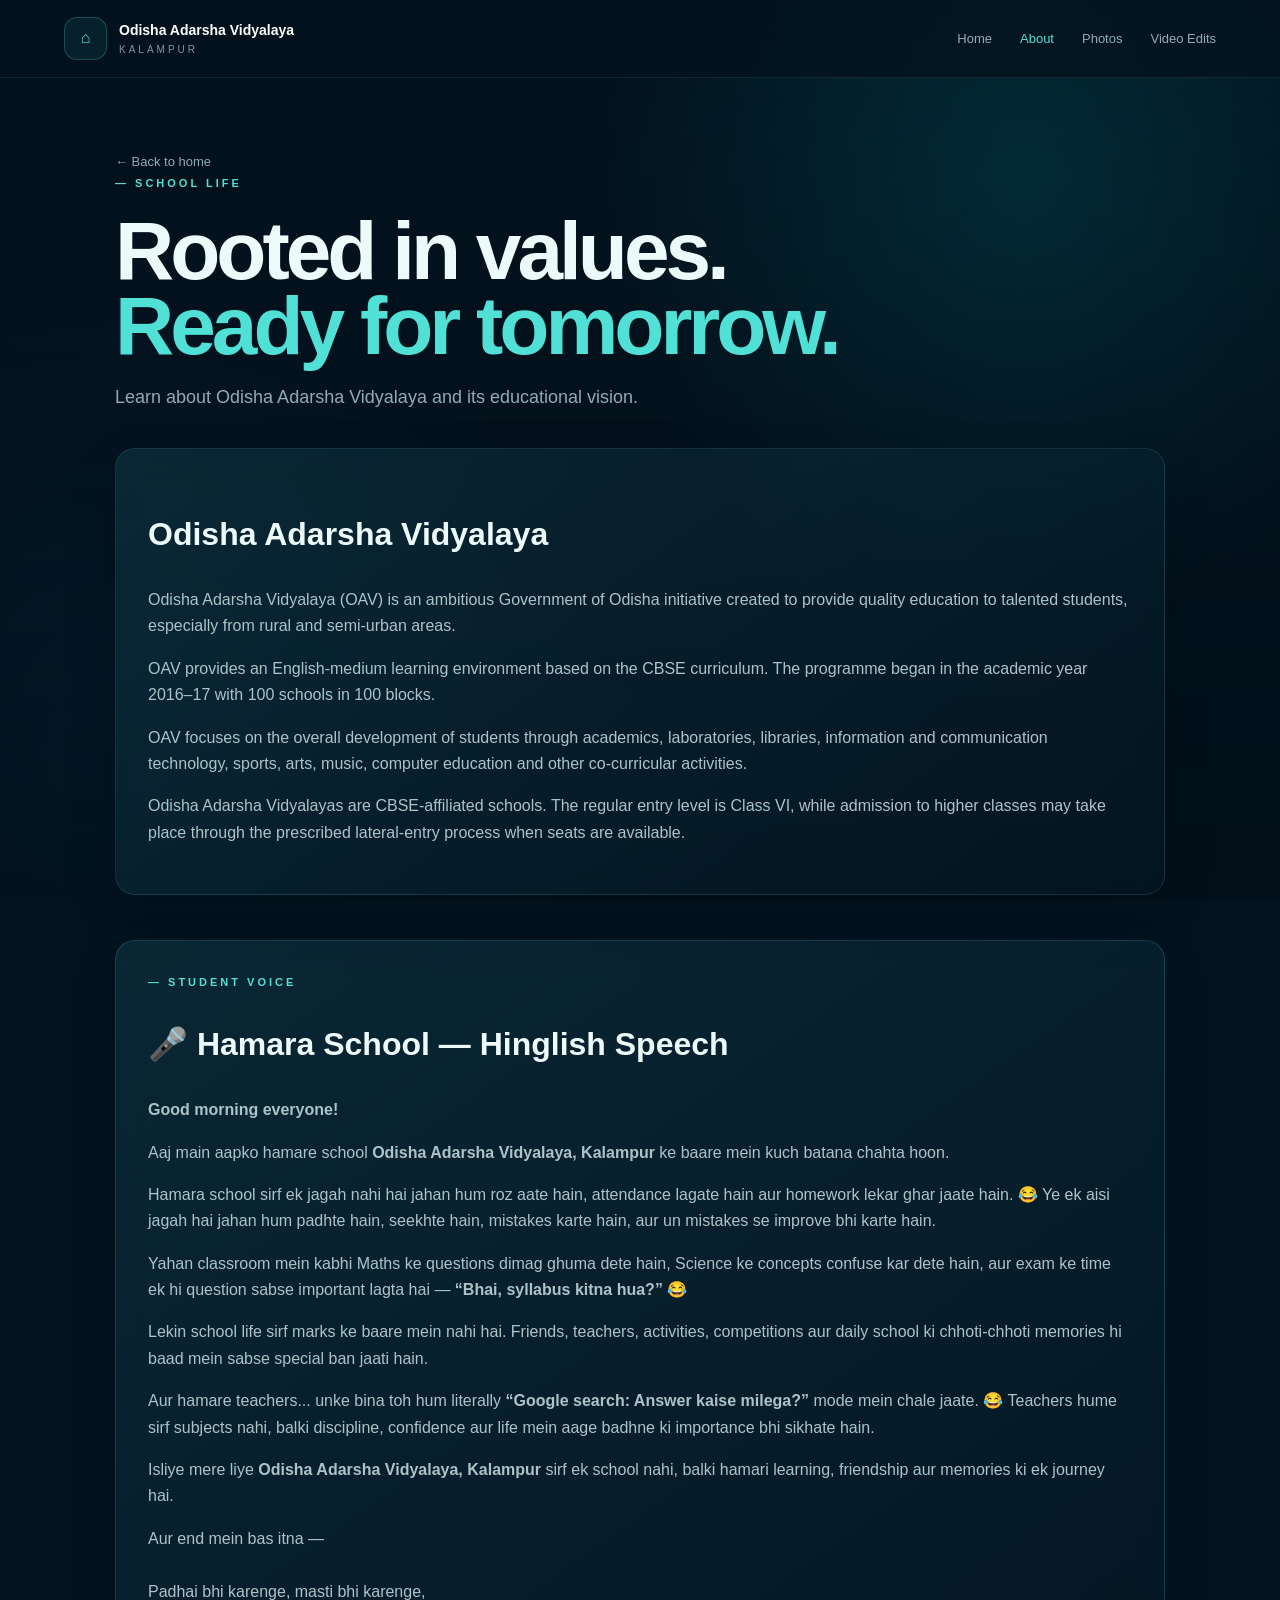
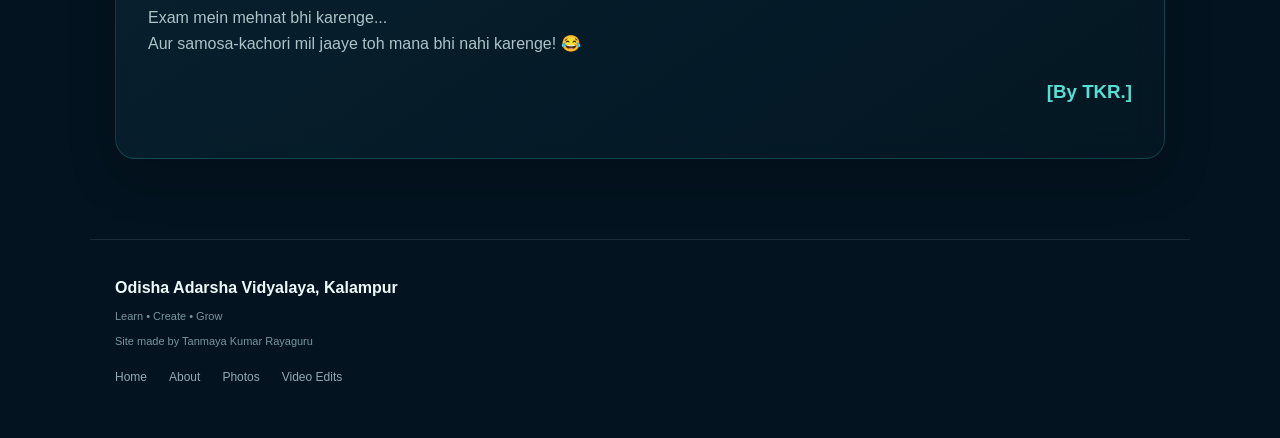
<file: about.html>
<!DOCTYPE html>
<html lang="en">
<head>
  <meta charset="UTF-8">
  <meta name="viewport" content="width=device-width, initial-scale=1.0">
  <title>About School | OAV Kalampur</title>
  <link rel="stylesheet" href="style.css">
</head>

<body>

  <header class="navbar">

    <a href="index.html" class="brand">
      <div class="brand-icon">⌂</div>

      <div>
        <strong>Odisha Adarsha Vidyalaya</strong>
        <span>KALAMPUR</span>
      </div>
    </a>

    <button class="menu-btn" id="menuBtn">☰</button>

    <nav id="navMenu">
      <a href="index.html">Home</a>
      <a class="active" href="about.html">About</a>
      <a href="photos.html">Photos</a>
      <a href="videos.html">Video Edits</a>
    </nav>

  </header>


  <main class="page">

    <a href="index.html" class="back">
      ← Back to home
    </a>


    <div class="section-label">
      — SCHOOL LIFE
    </div>

    <h1 class="page-title">
      Rooted in values.<br>
      <span>Ready for tomorrow.</span>
    </h1>

    <p class="page-intro">
      Learn about Odisha Adarsha Vidyalaya and its educational vision.
    </p>


    <!-- ABOUT -->
    <section class="glass-box">

      <h2>Odisha Adarsha Vidyalaya</h2>

      <p>
        Odisha Adarsha Vidyalaya (OAV) is an ambitious Government
        of Odisha initiative created to provide quality education
        to talented students, especially from rural and semi-urban
        areas.
      </p>

      <p>
        OAV provides an English-medium learning environment based
        on the CBSE curriculum. The programme began in the academic
        year 2016–17 with 100 schools in 100 blocks.
      </p>

      <p>
        OAV focuses on the overall development of students through
        academics, laboratories, libraries, information and
        communication technology, sports, arts, music, computer
        education and other co-curricular activities.
      </p>

      <p>
        Odisha Adarsha Vidyalayas are CBSE-affiliated schools.
        The regular entry level is Class VI, while admission to
        higher classes may take place through the prescribed
        lateral-entry process when seats are available.
      </p>

    </section>


    <div class="big-gap"></div>


    <!-- SPEECH -->
    <section class="speech-box">

      <div class="section-label">
        — STUDENT VOICE
      </div>

      <h2>
        🎤 Hamara School — Hinglish Speech
      </h2>


      <p>
        <strong>Good morning everyone!</strong>
      </p>


      <p>
        Aaj main aapko hamare school
        <strong>Odisha Adarsha Vidyalaya, Kalampur</strong>
        ke baare mein kuch batana chahta hoon.
      </p>


      <p>
        Hamara school sirf ek jagah nahi hai jahan hum roz aate hain,
        attendance lagate hain aur homework lekar ghar jaate hain.
        😂 Ye ek aisi jagah hai jahan hum padhte hain, seekhte hain,
        mistakes karte hain, aur un mistakes se improve bhi karte hain.
      </p>


      <p>
        Yahan classroom mein kabhi Maths ke questions dimag ghuma dete hain,
        Science ke concepts confuse kar dete hain, aur exam ke time ek hi
        question sabse important lagta hai —
        <strong>“Bhai, syllabus kitna hua?”</strong> 😂
      </p>


      <p>
        Lekin school life sirf marks ke baare mein nahi hai.
        Friends, teachers, activities, competitions aur daily school ki
        chhoti-chhoti memories hi baad mein sabse special ban jaati hain.
      </p>


      <p>
        Aur hamare teachers... unke bina toh hum literally
        <strong>“Google search: Answer kaise milega?”</strong>
        mode mein chale jaate. 😂
        Teachers hume sirf subjects nahi, balki discipline,
        confidence aur life mein aage badhne ki importance bhi sikhate hain.
      </p>


      <p>
        Isliye mere liye
        <strong>Odisha Adarsha Vidyalaya, Kalampur</strong>
        sirf ek school nahi, balki hamari learning, friendship
        aur memories ki ek journey hai.
      </p>


      <p>
        Aur end mein bas itna —
        <br><br>

        Padhai bhi karenge, masti bhi karenge,<br>
        Exam mein mehnat bhi karenge...<br>
        Aur samosa-kachori mil jaaye toh mana bhi nahi karenge! 😂
      </p>


      <h3 class="by-tkr">
        [By TKR.]
      </h3>

    </section>

  </main>


  <footer>

    <div class="footer-title">
      Odisha Adarsha Vidyalaya, Kalampur
    </div>

    <div class="footer-subtitle">
      Learn • Create • Grow
    </div>

    <div class="footer-credit">
      Site made by Tanmaya Kumar Rayaguru
    </div>

    <div class="footer-links">
      <a href="index.html">Home</a>
      <a href="about.html">About</a>
      <a href="photos.html">Photos</a>
      <a href="videos.html">Video Edits</a>
    </div>

  </footer>


  <script src="script.js"></script>

</body>
</html>
</file>
<file: style.css>
* {
  box-sizing: border-box;
}

html {
  scroll-behavior: smooth;
}

body {
  margin: 0;
  min-height: 100vh;
  background: #03131f;
  color: #edfafa;
  font-family: Arial, Helvetica, sans-serif;
  line-height: 1.65;
}

/* ---------- BACKGROUND ---------- */

body::before {
  content: "";
  position: fixed;
  inset: 0;
  z-index: -10;

  background:
    radial-gradient(
      circle at 80% 20%,
      rgba(0, 170, 180, 0.20),
      transparent 35%
    ),
    radial-gradient(
      circle at 10% 80%,
      rgba(0, 100, 150, 0.12),
      transparent 35%
    ),
    #03131f;
}

body::after {
  content: "";
  position: fixed;
  inset: 0;
  z-index: -9;
  pointer-events: none;

  background:
    linear-gradient(
      180deg,
      rgba(2, 12, 20, 0.1),
      rgba(2, 12, 20, 0.45)
    );
}


/* ---------- NAVBAR ---------- */

.navbar {
  position: sticky;
  top: 0;
  z-index: 100;

  display: flex;
  justify-content: space-between;
  align-items: center;

  padding: 17px 5%;

  background: rgba(3, 18, 29, 0.78);
  backdrop-filter: blur(18px);
  -webkit-backdrop-filter: blur(18px);

  border-bottom: 1px solid rgba(255,255,255,0.08);
}

.brand {
  display: flex;
  align-items: center;
  gap: 12px;

  color: white;
  text-decoration: none;
}

.brand-icon {
  width: 43px;
  height: 43px;

  display: grid;
  place-items: center;

  border-radius: 13px;

  color: #58e2d7;

  background: rgba(70,220,215,0.08);

  border: 1px solid rgba(70,220,215,0.25);
}

.brand strong {
  display: block;
  font-size: 14px;
}

.brand span {
  display: block;
  color: #789ba5;

  font-size: 10px;
  letter-spacing: 3px;
}

nav {
  display: flex;
  gap: 28px;
}

nav a {
  color: #91aeb6;
  text-decoration: none;

  font-size: 13px;

  transition: 0.2s;
}

nav a:hover,
nav a.active {
  color: #54e1d7;
}

.menu-btn {
  display: none;

  border: 1px solid rgba(255,255,255,0.12);
  background: rgba(255,255,255,0.05);

  color: white;

  border-radius: 12px;

  padding: 8px 12px;

  font-size: 20px;
}


/* ---------- HERO ---------- */

.hero {
  position: relative;

  max-width: 1250px;
  min-height: 670px;

  margin: 25px auto 0;

  overflow: hidden;

  border-radius: 30px;

  border: 1px solid rgba(255,255,255,0.10);
}

.hero-photo {
  position: absolute;
  inset: 0;

  background-image: url("oav-kalampur.jpg");
  background-size: cover;
  background-position: center;

  opacity: 0.72;
}

.hero-dark {
  position: absolute;
  inset: 0;

  background:
    linear-gradient(
      90deg,
      rgba(1, 9, 16, 0.96) 0%,
      rgba(1, 12, 20, 0.85) 45%,
      rgba(1, 12, 20, 0.42) 100%
    ),
    linear-gradient(
      0deg,
      rgba(1, 9, 16, 0.8),
      transparent 60%
    );
}

.hero-content {
  position: relative;
  z-index: 2;

  max-width: 700px;

  padding:
    80px
    7vw;
}

.welcome {
  display: inline-block;

  padding: 10px 15px;

  border-radius: 12px;

  background: rgba(5, 24, 35, 0.75);

  border: 1px solid rgba(255,255,255,0.10);

  font-size: 11px;
}

.hero-label,
.section-label {
  color: #55dfd4;

  font-size: 11px;

  font-weight: bold;

  letter-spacing: 3px;
}

.hero-label {
  margin-top: 50px;
}

.hero h1 {
  margin: 20px 0;

  font-size: clamp(55px, 8vw, 92px);

  line-height: 0.91;

  letter-spacing: -5px;
}

.hero h1 span,
.page-title span,
.portal h2 span {
  color: #51e0d5;
}

.hero-subtitle {
  font-size: 21px;

  color: #e5f6f7;
}

.hero-subtitle b {
  color: #55dfd4;
}

.hero-description {
  color: #91abb3;

  max-width: 570px;
}

.hero-buttons {
  display: flex;

  gap: 12px;

  margin-top: 28px;

  flex-wrap: wrap;
}


/* ---------- BUTTONS ---------- */

.btn {
  display: inline-block;

  padding: 12px 18px;

  border-radius: 12px;

  text-decoration: none;

  font-size: 13px;

  font-weight: bold;

  border: 1px solid rgba(255,255,255,0.13);

  cursor: pointer;
}

.btn-primary {
  color: #03212b;

  background: #52e1d5;
}

.btn-outline {
  color: white;

  background: rgba(3,24,35,0.7);
}


/* ---------- PORTAL ---------- */

.portal {
  max-width: 1100px;

  margin: 100px auto;

  padding: 0 25px;
}

.portal h2 {
  margin: 12px 0;

  font-size: clamp(35px, 6vw, 65px);

  line-height: 1;
}

.section-description,
.page-intro {
  color: #91abb3;
}

.main-cards {
  display: grid;

  grid-template-columns:
    repeat(3, 1fr);

  gap: 18px;

  margin-top: 35px;
}

.main-card {
  position: relative;

  min-height: 215px;

  padding: 30px;

  color: white;

  text-decoration: none;

  border-radius: 20px;

  background:
    linear-gradient(
      145deg,
      rgba(24,75,90,0.45),
      rgba(4,25,38,0.58)
    );

  border: 1px solid rgba(130,225,225,0.12);

  backdrop-filter: blur(15px);

  transition: 0.25s;
}

.main-card:hover {
  transform: translateY(-6px);

  border-color:
    rgba(80,225,215,0.40);
}

.card-number {
  position: absolute;

  right: 20px;
  top: 17px;

  color: #718890;

  font-size: 12px;
}

.card-icon {
  width: 43px;
  height: 43px;

  display: grid;
  place-items: center;

  margin-bottom: 45px;

  border-radius: 12px;

  color: #55dfd5;

  border:
    1px solid rgba(85,223,213,0.25);
}

.main-card h3 {
  margin: 0;

  font-size: 20px;
}

.main-card p {
  color: #91abb3;

  font-size: 13px;
}

.main-card strong {
  color: #55dfd5;
}


/* ---------- PAGE ---------- */

.page {
  max-width: 1100px;

  min-height: 70vh;

  margin: 70px auto;

  padding: 0 25px;
}

.back {
  color: #91abb3;

  text-decoration: none;

  font-size: 13px;
}

.page-title {
  margin: 20px 0;

  font-size: clamp(50px, 8vw, 82px);

  line-height: 0.92;

  letter-spacing: -4px;
}

.page-intro {
  max-width: 760px;

  font-size: 18px;
}


/* ---------- GLASS BOX ---------- */

.glass-box,
.speech-box,
.video-card,
.photo-slot {
  background:
    linear-gradient(
      145deg,
      rgba(20,65,80,0.44),
      rgba(4,25,38,0.58)
    );

  border:
    1px solid rgba(150,230,230,0.12);

  border-radius: 20px;

  backdrop-filter: blur(15px);

  box-shadow:
    0 20px 50px rgba(0,0,0,0.16);
}

.glass-box {
  padding: 32px;

  margin-top: 35px;
}

.glass-box h2,
.speech-box h2 {
  font-size: 32px;
}

.glass-box p,
.speech-box p {
  color: #aec3c8;
}

.big-gap {
  height: 45px;
}

.speech-box {
  padding: 32px;

  border-color:
    rgba(80,225,215,0.18);
}

.by-tkr {
  text-align: right;

  color: #55dfd5;
}


/* ---------- PHOTOS ---------- */

.featured-photo {
  position: relative;

  overflow: hidden;

  margin-top: 35px;

  border-radius: 20px;

  border:
    1px solid rgba(255,255,255,0.12);
}

.featured-photo img {
  display: block;

  width: 100%;

  height: 500px;

  object-fit: cover;
}

.photo-caption {
  position: absolute;

  bottom: 0;
  left: 0;
  right: 0;

  padding:
    60px
    25px
    22px;

  background:
    linear-gradient(
      transparent,
      rgba(0,0,0,0.9)
    );
}

.photo-caption strong,
.photo-caption span {
  display: block;
}

.photo-caption span {
  color: #9ab0b7;

  font-size: 13px;
}

.photo-grid {
  display: grid;

  grid-template-columns:
    repeat(2, 1fr);

  gap: 16px;

  margin-top: 16px;
}

.photo-slot {
  min-height: 190px;

  display: grid;

  place-content: center;

  text-align: center;

  color: #55dfd5;
}

.upload-icon {
  font-size: 32px;
}

.photo-slot strong {
  color: white;
}

.photo-slot span {
  color: #78969f;

  font-size: 12px;
}


/* ---------- VIDEOS ---------- */

.video-card {
  overflow: hidden;

  margin-top: 35px;
}

.video-thumbnail {
  min-height: 300px;

  display: grid;

  place-content: center;

  text-align: center;

  gap: 8px;

  background: rgba(3,22,33,0.75);

  color: #55dfd5;
}

.video-icon {
  font-size: 40px;
}

.video-thumbnail strong {
  color: white;
}

.video-thumbnail span {
  color: #819ca5;

  font-size: 12px;
}

.video-content {
  padding: 30px;
}

.video-label {
  color: #d5a84d;

  font-size: 11px;

  letter-spacing: 2px;
}

.video-content h2 {
  font-size: 32px;
}

.video-content p {
  color: #91abb3;
}

.video-info-box {
  margin-top: 25px;
}

.check-line {
  padding: 12px 0;

  color: #9fb7bd;

  border-bottom:
    1px solid rgba(255,255,255,0.08);
}


/* ---------- FOOTER ---------- */

footer {
  max-width: 1100px;

  margin: 80px auto 0;

  padding: 35px 25px 50px;

  border-top:
    1px solid rgba(255,255,255,0.1);
}

.footer-title {
  font-weight: bold;
}

.footer-subtitle,
.footer-credit {
  color: #78969f;

  font-size: 11px;

  margin-top: 6px;
}

.footer-links {
  display: flex;

  gap: 22px;

  margin-top: 18px;
}

.footer-links a {
  color: #91abb3;

  text-decoration: none;

  font-size: 12px;
}

.footer-links a:hover {
  color: #55dfd5;
}


/* ---------- MOBILE ---------- */

@media (max-width: 760px) {

  .navbar {
    padding: 14px 16px;
  }

  .brand strong {
    font-size: 12px;
  }

  .brand span {
    font-size: 8px;
  }

  .menu-btn {
    display: block;
  }

  nav {
    display: none;

    position: absolute;

    top: 72px;

    left: 15px;
    right: 15px;

    padding: 15px;

    flex-direction: column;

    background:
      rgba(3,20,31,0.97);

    border:
      1px solid rgba(255,255,255,0.1);

    border-radius: 16px;
  }

  nav.open {
    display: flex;
  }

  .hero {
    min-height: 650px;

    margin:
      12px
      14px
      0;

    border-radius: 23px;
  }

  .hero-content {
    padding:
      55px
      25px;
  }

  .hero-label {
    margin-top: 35px;
  }

  .hero h1 {
    font-size: 55px;

    letter-spacing: -3px;
  }

  .hero-subtitle {
    font-size: 18px;
  }

  .portal,
  .page {
    margin-top: 65px;

    padding:
      0
      16px;
  }

  .portal h2,
  .page-title {
    font-size: 52px;
  }

  .main-cards {
    grid-template-columns: 1fr;
  }

  .main-card {
    min-height: 190px;
  }

  .glass-box,
  .speech-box {
    padding: 22px;
  }

  .glass-box h2,
  .speech-box h2 {
    font-size: 27px;
  }

  .featured-photo img {
    height: 350px;
  }

  .photo-grid {
    grid-template-columns: 1fr;
  }

  .video-content {
    padding: 22px;
  }

  footer {
    margin-top: 50px;

    padding:
      28px
      16px
      40px;
  }

}
</file>
